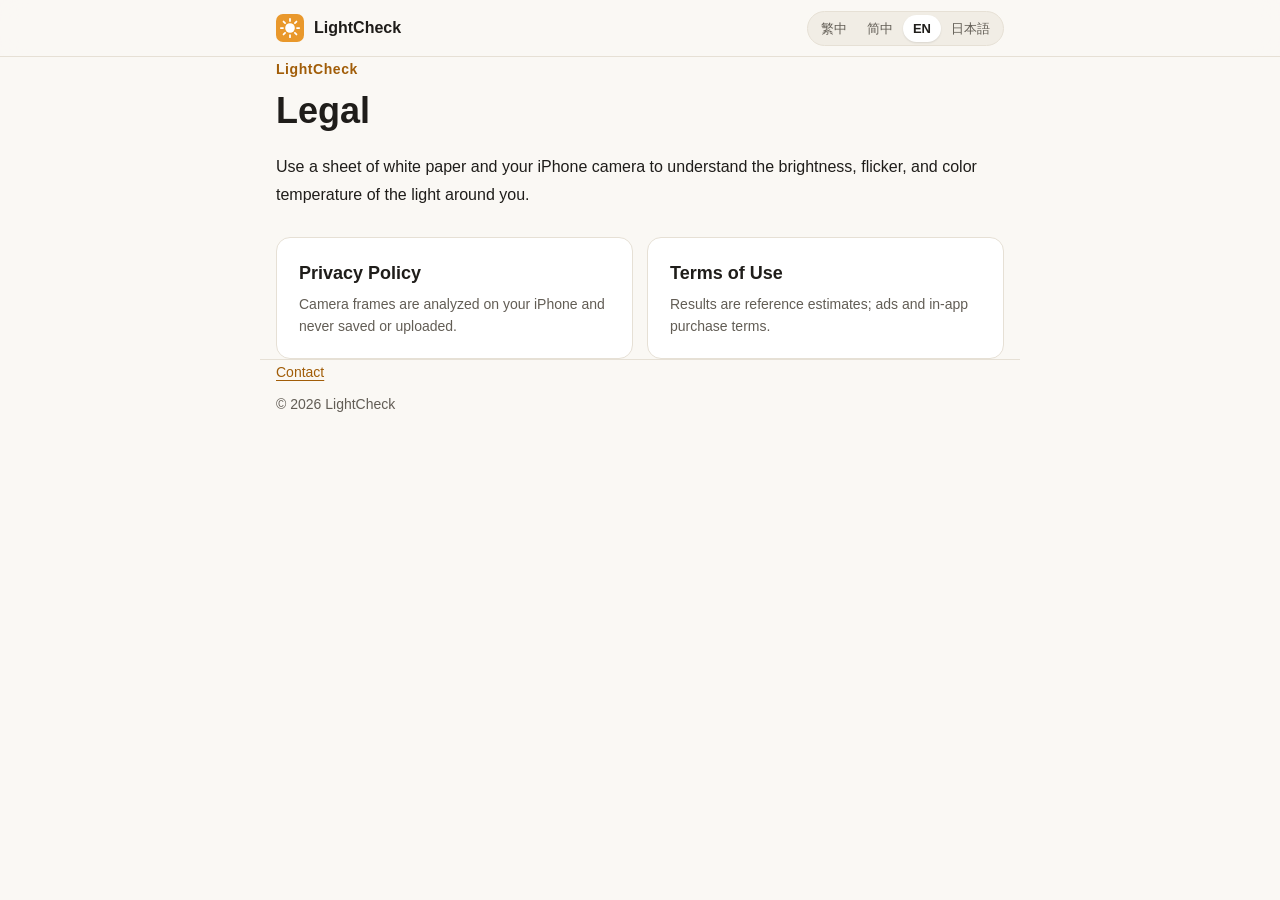
<file: index.html>
<!doctype html>
<html lang="zh-Hant" data-lang="zh-Hant"
  data-title-zh-Hant="LightCheck 法律資訊"
  data-title-zh-Hans="LightCheck 法律信息"
  data-title-en="LightCheck Legal"
  data-title-ja="LightCheck 規約・ポリシー">
<head>
<meta charset="utf-8">
<meta name="viewport" content="width=device-width, initial-scale=1">
<title>LightCheck 法律資訊</title>
<meta name="description" content="LightCheck privacy policy and terms of use.">
<link rel="stylesheet" href="assets/style.css">
<link rel="icon" href="assets/icon.svg" type="image/svg+xml">
<script src="assets/site.js" defer></script>
</head>
<body>

<header class="topbar">
  <div class="wrap">
    <a class="brand" href="./" data-page="./">
      <svg viewBox="0 0 32 32" aria-hidden="true"><rect width="32" height="32" rx="8" fill="#e9982b"/><circle cx="16" cy="16" r="5.5" fill="#fff"/><g stroke="#fff" stroke-width="2" stroke-linecap="round"><path d="M16 5.5v2.5M16 24v2.5M5.5 16H8M24 16h2.5M8.6 8.6l1.8 1.8M21.6 21.6l1.8 1.8M8.6 23.4l1.8-1.8M21.6 10.4l1.8-1.8"/></g></svg>
      <span class="name">LightCheck</span>
    </a>
    <div class="langs" role="group" aria-label="Language">
      <button type="button" data-set="zh-Hant" lang="zh-Hant" aria-pressed="true">繁中</button>
      <button type="button" data-set="zh-Hans" lang="zh-Hans" aria-pressed="false">简中</button>
      <button type="button" data-set="en" lang="en" aria-pressed="false">EN</button>
      <button type="button" data-set="ja" lang="ja" aria-pressed="false">日本語</button>
    </div>
  </div>
</header>

<main class="wrap">
  <p class="eyebrow">LightCheck</p>
  <h1>
    <span data-l="zh-Hant">法律資訊</span><span data-l="zh-Hans">法律信息</span><span data-l="en">Legal</span><span data-l="ja">規約・ポリシー</span>
  </h1>
  <p class="lead">
    <span data-l="zh-Hant">用一張白紙與手機相機，了解身邊光線的明亮程度、閃爍與色溫。</span>
    <span data-l="zh-Hans">用一张白纸和手机相机，了解身边光线的明亮程度、闪烁与色温。</span>
    <span data-l="en">Use a sheet of white paper and your iPhone camera to understand the brightness, flicker, and color temperature of the light around you.</span>
    <span data-l="ja">白い紙と iPhone のカメラで、身の回りの光の明るさ・ちらつき・色温度を確認できます。</span>
  </p>

  <div class="cards">
    <a class="card" href="privacy.html" data-page="privacy.html">
      <strong><span data-l="zh-Hant">隱私權政策</span><span data-l="zh-Hans">隐私政策</span><span data-l="en">Privacy Policy</span><span data-l="ja">プライバシーポリシー</span></strong>
      <span class="desc"><span data-l="zh-Hant">相機畫面只在手機上分析，不儲存、不上傳。</span><span data-l="zh-Hans">相机画面只在手机上分析，不保存、不上传。</span><span data-l="en">Camera frames are analyzed on your iPhone and never saved or uploaded.</span><span data-l="ja">カメラの映像は iPhone 上で解析され、保存・送信されません。</span></span>
    </a>
    <a class="card" href="terms.html" data-page="terms.html">
      <strong><span data-l="zh-Hant">使用條款</span><span data-l="zh-Hans">使用条款</span><span data-l="en">Terms of Use</span><span data-l="ja">利用規約</span></strong>
      <span class="desc"><span data-l="zh-Hant">量測結果為參考值，以及廣告與內購說明。</span><span data-l="zh-Hans">测量结果为参考值，以及广告与内购说明。</span><span data-l="en">Results are reference estimates; ads and in-app purchase terms.</span><span data-l="ja">測定結果は参考値です。広告と App 内課金について。</span></span>
    </a>
  </div>
</main>

<footer class="wrap">
  <nav>
    <a href="mailto:mikesanlai@gmail.com"><span data-l="zh-Hant">聯絡我們</span><span data-l="zh-Hans">联系我们</span><span data-l="en">Contact</span><span data-l="ja">お問い合わせ</span></a>
  </nav>
  <p>© 2026 LightCheck</p>
</footer>

</body>
</html>
</file>
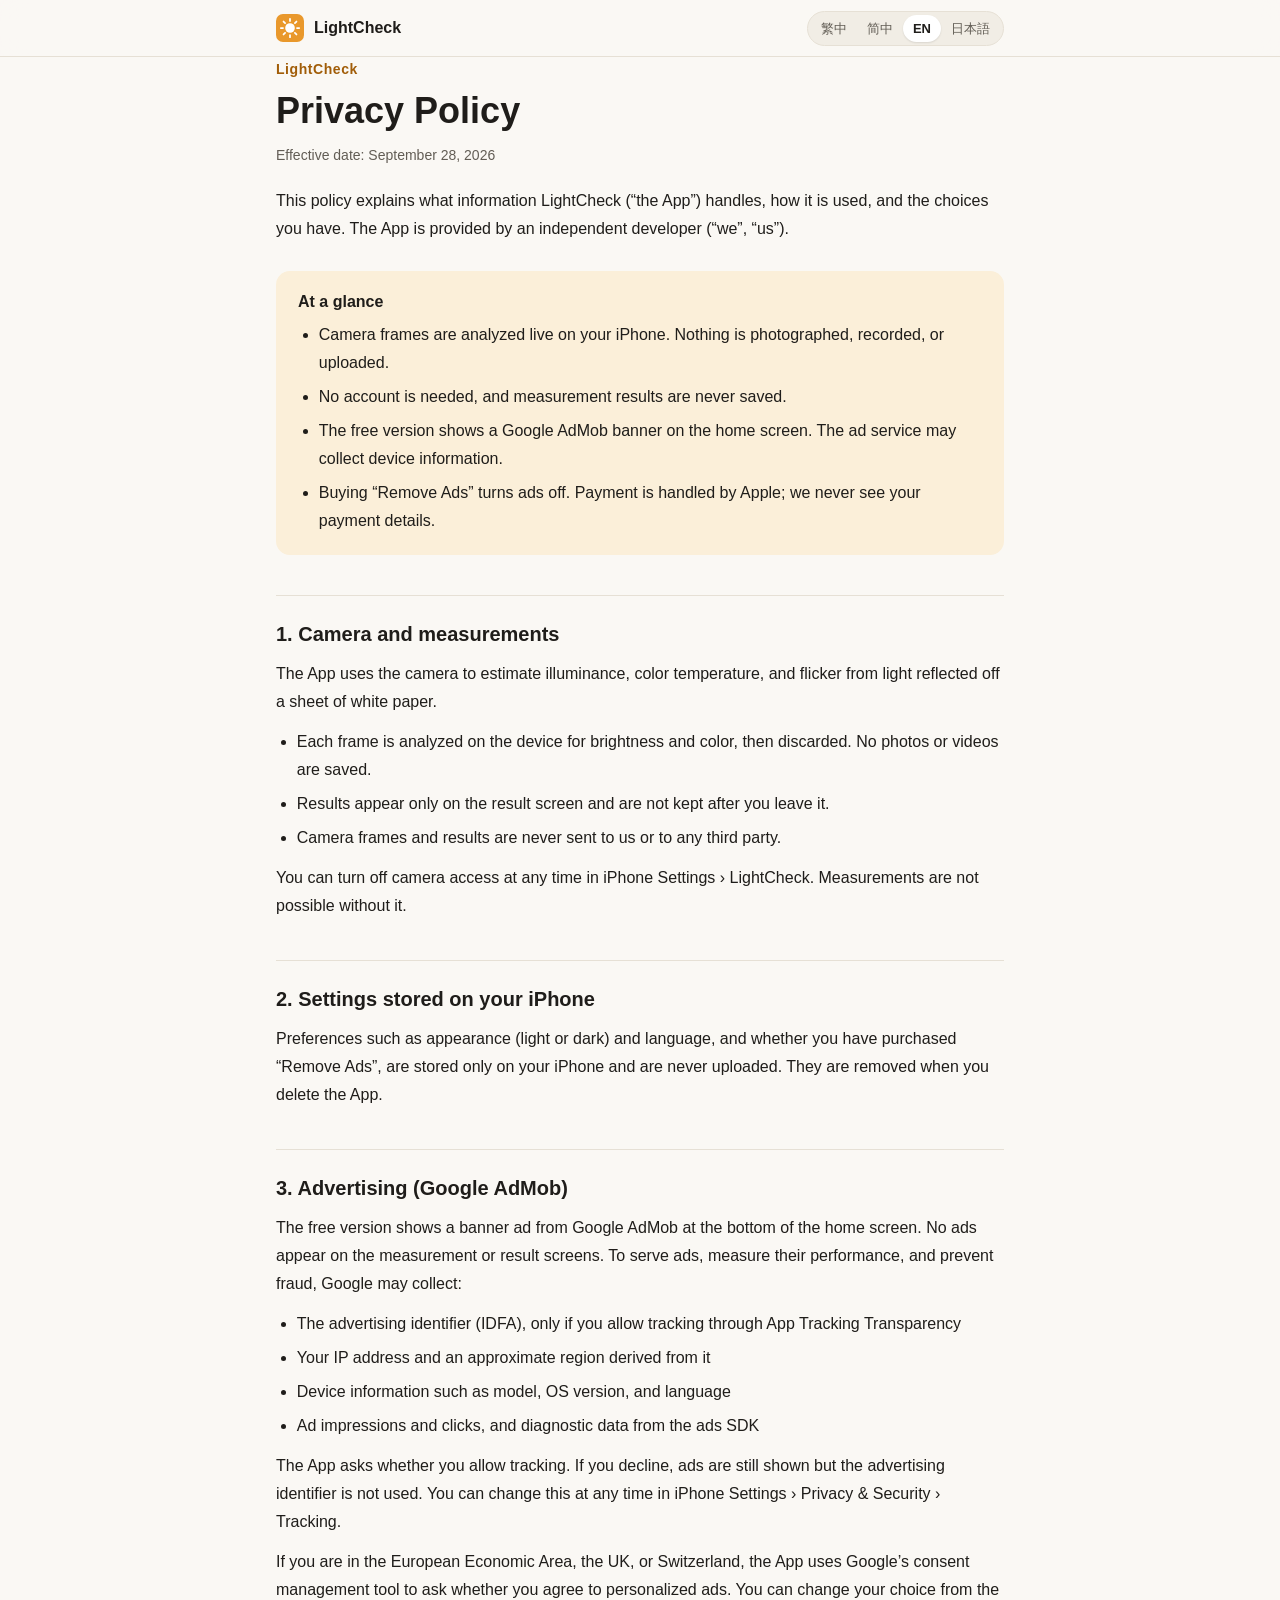
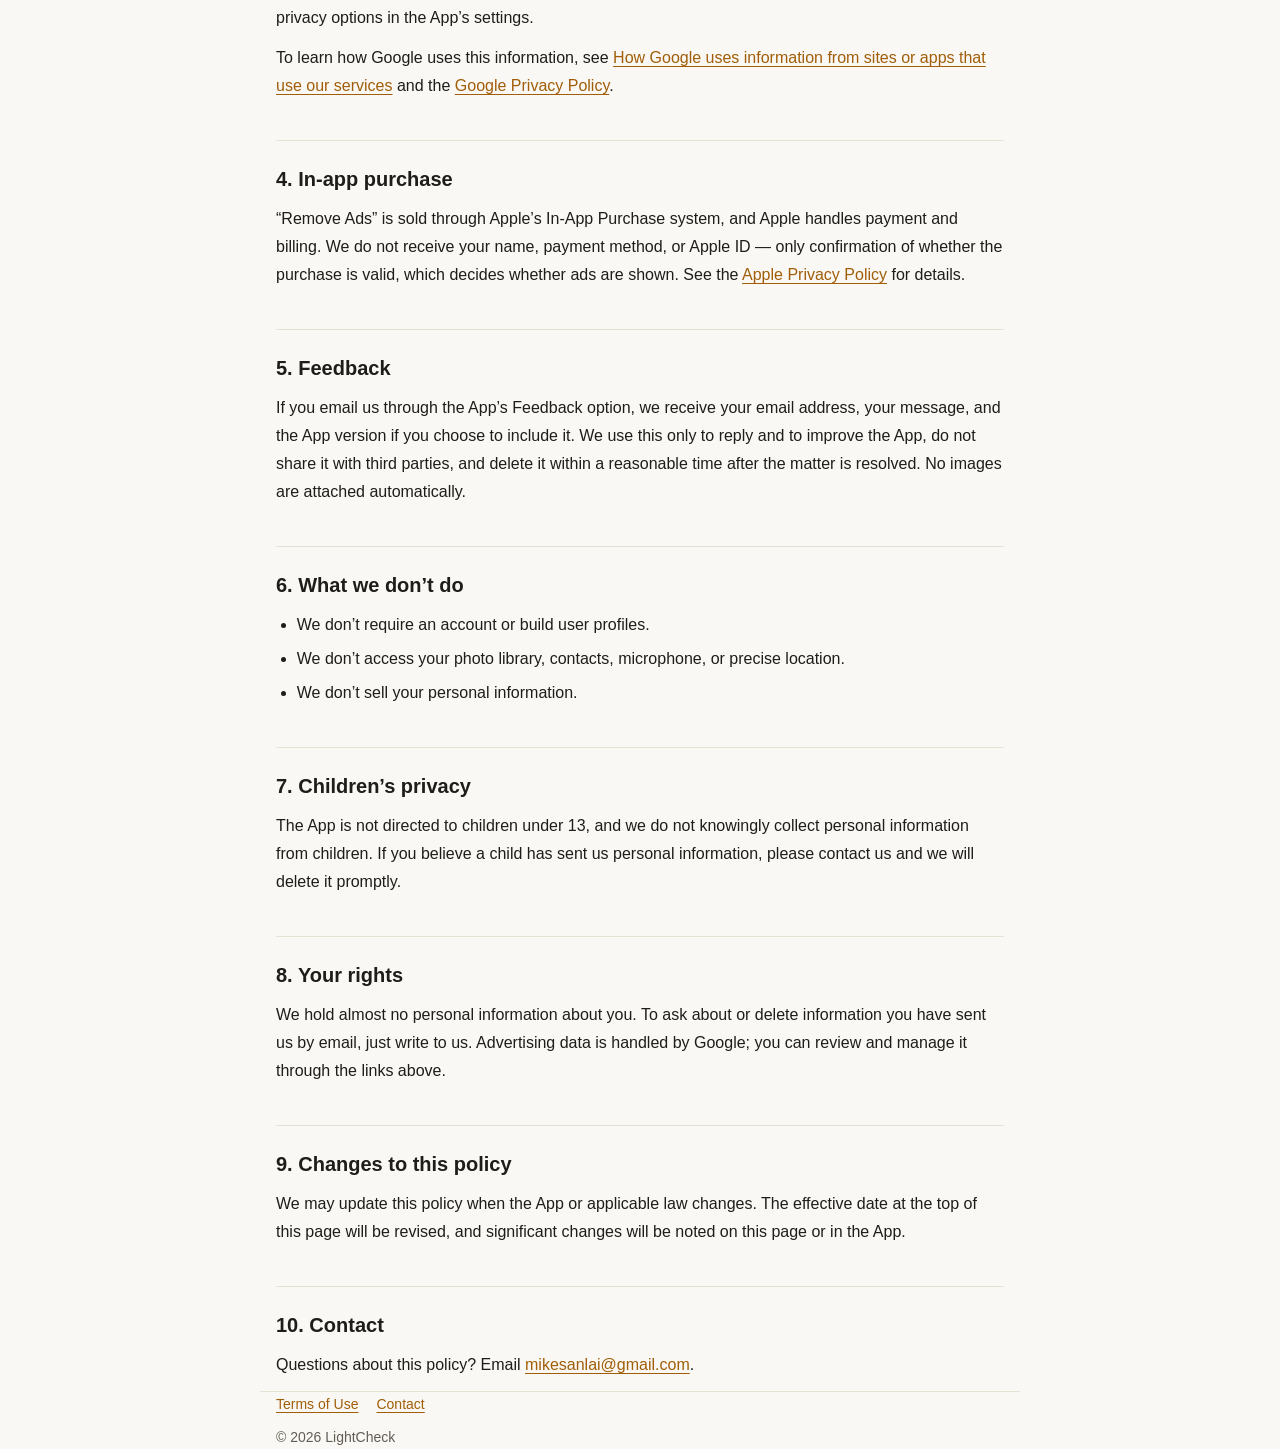
<file: privacy.html>
<!doctype html>
<html lang="zh-Hant" data-lang="zh-Hant"
  data-title-zh-Hant="隱私權政策 · LightCheck"
  data-title-zh-Hans="隐私政策 · LightCheck"
  data-title-en="Privacy Policy · LightCheck"
  data-title-ja="プライバシーポリシー · LightCheck">
<head>
<meta charset="utf-8">
<meta name="viewport" content="width=device-width, initial-scale=1">
<title>隱私權政策 · LightCheck</title>
<meta name="description" content="LightCheck privacy policy / 隱私權政策 / 隐私政策 / プライバシーポリシー">
<link rel="stylesheet" href="assets/style.css">
<link rel="icon" href="assets/icon.svg" type="image/svg+xml">
<script src="assets/site.js" defer></script>
</head>
<body>

<header class="topbar">
  <div class="wrap">
    <a class="brand" href="./" data-page="./">
      <svg viewBox="0 0 32 32" aria-hidden="true"><rect width="32" height="32" rx="8" fill="#e9982b"/><circle cx="16" cy="16" r="5.5" fill="#fff"/><g stroke="#fff" stroke-width="2" stroke-linecap="round"><path d="M16 5.5v2.5M16 24v2.5M5.5 16H8M24 16h2.5M8.6 8.6l1.8 1.8M21.6 21.6l1.8 1.8M8.6 23.4l1.8-1.8M21.6 10.4l1.8-1.8"/></g></svg>
      <span class="name">LightCheck</span>
    </a>
    <div class="langs" role="group" aria-label="Language">
      <button type="button" data-set="zh-Hant" lang="zh-Hant" aria-pressed="true">繁中</button>
      <button type="button" data-set="zh-Hans" lang="zh-Hans" aria-pressed="false">简中</button>
      <button type="button" data-set="en" lang="en" aria-pressed="false">EN</button>
      <button type="button" data-set="ja" lang="ja" aria-pressed="false">日本語</button>
    </div>
  </div>
</header>

<main class="wrap">

<!-- ============================ 繁體中文 ============================ -->
<article data-l="zh-Hant" lang="zh-Hant">
  <p class="eyebrow">LightCheck</p>
  <h1>隱私權政策</h1>
  <p class="meta">生效日期：2026 年 9 月 28 日</p>
  <p class="lead">本政策說明 LightCheck（以下稱「本 App」）會處理哪些資訊、如何使用，以及你可以做哪些選擇。本 App 由個人開發者提供（以下稱「我們」）。</p>

  <section class="summary">
    <h2>重點摘要</h2>
    <ul>
      <li>相機畫面只在你的手機上即時分析，不拍照、不錄影，也不會上傳。</li>
      <li>不需要帳號，不儲存量測結果或量測紀錄。</li>
      <li>免費版會在首頁底部顯示 Google AdMob 廣告，廣告服務可能收集裝置相關資訊。</li>
      <li>購買「移除廣告」後不再顯示廣告；付款由 Apple 處理，我們拿不到你的付款資料。</li>
    </ul>
  </section>

  <h2>1. 相機與量測資料</h2>
  <p>本 App 需要相機權限，才能透過白紙反射的光線估算照度、色溫與頻閃。</p>
  <ul>
    <li>相機畫面在裝置上逐格分析亮度與色彩，分析完即捨棄，不會存成照片或影片。</li>
    <li>量測結果只顯示在結果頁，離開結果頁後不會保留。</li>
    <li>相機畫面與量測結果不會傳送給我們或任何第三方。</li>
  </ul>
  <p>你可以隨時在 iPhone 的「設定」＞「LightCheck」關閉相機權限；關閉後將無法進行量測。</p>

  <h2>2. 儲存在手機上的設定</h2>
  <p>外觀（淺色／深色）、語言等偏好設定，以及是否已購買「移除廣告」的狀態，只儲存在你的手機上，不會上傳。刪除本 App 時這些資料會一併移除。</p>

  <h2>3. 廣告（Google AdMob）</h2>
  <p>免費版會在首頁底部顯示由 Google AdMob 提供的橫幅廣告。量測畫面與結果頁不顯示廣告。為了投放廣告、衡量成效與防止詐騙，Google 可能收集以下資訊：</p>
  <ul>
    <li>廣告識別碼（IDFA），只在你透過「App 追蹤透明度」允許追蹤時才會取得</li>
    <li>IP 位址，以及由 IP 推估的大致地區</li>
    <li>裝置型號、作業系統版本、語言等裝置資訊</li>
    <li>廣告的顯示與點擊紀錄，以及廣告 SDK 的診斷資料</li>
  </ul>
  <p>本 App 會先詢問你是否允許追蹤。若你不允許，仍會顯示廣告，但不會使用廣告識別碼；你也可以隨時在 iPhone 的「設定」＞「隱私權與安全性」＞「追蹤」變更選擇。</p>
  <p>若你位於歐洲經濟區、英國或瑞士，本 App 會透過 Google 的同意管理工具，詢問你是否同意個人化廣告，你可在 App 設定中的隱私選項變更選擇。</p>
  <p>Google 如何使用這些資訊，請參閱 <a href="https://policies.google.com/technologies/partner-sites?hl=zh-TW" rel="noopener">Google 如何使用合作夥伴網站或應用程式的資訊</a> 與 <a href="https://policies.google.com/privacy?hl=zh-TW" rel="noopener">Google 隱私權政策</a>。</p>

  <h2>4. App 內購買</h2>
  <p>「移除廣告」透過 Apple 的 App 內購買機制販售，付款與帳單由 Apple 處理。我們不會取得你的姓名、付款方式或 Apple ID，只會收到購買是否有效的確認，用來決定是否顯示廣告。詳情請參閱 <a href="https://www.apple.com/tw/legal/privacy/" rel="noopener">Apple 隱私權政策</a>。</p>

  <h2>5. 意見回饋</h2>
  <p>若你透過本 App 的「意見回饋」寄信給我們，我們會收到你的電子郵件地址、信件內容，以及你選擇附加的 App 版本資訊。這些資料只用於回覆與改善本 App，不會提供給第三方，並在處理完畢後的合理期間內刪除。信件不會自動附加任何影像。</p>

  <h2>6. 我們不做的事</h2>
  <ul>
    <li>不要求註冊帳號，也不建立使用者個人檔案。</li>
    <li>不存取你的照片圖庫、聯絡人、麥克風或精確位置。</li>
    <li>不販售你的個人資料。</li>
  </ul>

  <h2>7. 兒童隱私</h2>
  <p>本 App 不以 13 歲以下兒童為對象，我們也不會在知情的情況下收集兒童的個人資料。若你認為我們收到了兒童的資料，請與我們聯絡，我們會盡快刪除。</p>

  <h2>8. 你的權利</h2>
  <p>我們本身幾乎不持有你的個人資料。若你想查詢或刪除曾透過電子郵件提供給我們的資料，請來信告知。廣告相關資料由 Google 處理，你可以透過上方連結了解並管理 Google 的資料設定。</p>

  <h2>9. 政策變更</h2>
  <p>本政策可能因 App 功能或法規變動而更新。更新時會修改本頁上方的生效日期；若有重大變更，會在本頁或 App 內另行說明。</p>

  <h2>10. 聯絡我們</h2>
  <p>對本政策有任何問題，請寄信至 <a href="mailto:mikesanlai@gmail.com">mikesanlai@gmail.com</a>。</p>
</article>

<!-- ============================ 简体中文 ============================ -->
<article data-l="zh-Hans" lang="zh-Hans">
  <p class="eyebrow">LightCheck</p>
  <h1>隐私政策</h1>
  <p class="meta">生效日期：2026 年 9 月 28 日</p>
  <p class="lead">本政策说明 LightCheck（以下简称“本 App”）会处理哪些信息、如何使用，以及你可以做出哪些选择。本 App 由个人开发者提供（以下简称“我们”）。</p>

  <section class="summary">
    <h2>要点摘要</h2>
    <ul>
      <li>相机画面只在你的手机上实时分析，不拍照、不录像，也不会上传。</li>
      <li>无需账号，不保存测量结果或测量记录。</li>
      <li>免费版会在首页底部显示 Google AdMob 广告，广告服务可能收集设备相关信息。</li>
      <li>购买“移除广告”后不再显示广告；付款由 Apple 处理，我们无法获取你的付款信息。</li>
    </ul>
  </section>

  <h2>1. 相机与测量数据</h2>
  <p>本 App 需要相机权限，才能通过白纸反射的光线估算照度、色温与频闪。</p>
  <ul>
    <li>相机画面在设备上逐帧分析亮度与色彩，分析后立即丢弃，不会保存为照片或视频。</li>
    <li>测量结果只显示在结果页，离开结果页后不会保留。</li>
    <li>相机画面与测量结果不会发送给我们或任何第三方。</li>
  </ul>
  <p>你可以随时在 iPhone 的“设置”＞“LightCheck”中关闭相机权限；关闭后将无法进行测量。</p>

  <h2>2. 保存在手机上的设置</h2>
  <p>外观（浅色／深色）、语言等偏好设置，以及是否已购买“移除广告”的状态，只保存在你的手机上，不会上传。删除本 App 时这些数据会一并移除。</p>

  <h2>3. 广告（Google AdMob）</h2>
  <p>免费版会在首页底部显示由 Google AdMob 提供的横幅广告。测量画面与结果页不显示广告。为了投放广告、衡量效果与防止欺诈，Google 可能收集以下信息：</p>
  <ul>
    <li>广告标识符（IDFA），仅在你通过“App 跟踪透明度”允许跟踪时才会获取</li>
    <li>IP 地址，以及由 IP 推测的大致地区</li>
    <li>设备型号、操作系统版本、语言等设备信息</li>
    <li>广告的展示与点击记录，以及广告 SDK 的诊断数据</li>
  </ul>
  <p>本 App 会先询问你是否允许跟踪。若你不允许，仍会显示广告，但不会使用广告标识符；你也可以随时在 iPhone 的“设置”＞“隐私与安全性”＞“跟踪”中更改选择。</p>
  <p>若你位于欧洲经济区、英国或瑞士，本 App 会通过 Google 的同意管理工具，询问你是否同意个性化广告，你可在 App 设置中的隐私选项里更改选择。</p>
  <p>Google 如何使用这些信息，请参阅 <a href="https://policies.google.com/technologies/partner-sites?hl=zh-CN" rel="noopener">Google 如何使用合作伙伴网站或应用中的信息</a> 与 <a href="https://policies.google.com/privacy?hl=zh-CN" rel="noopener">Google 隐私权政策</a>。</p>

  <h2>4. App 内购买</h2>
  <p>“移除广告”通过 Apple 的 App 内购买机制销售，付款与账单由 Apple 处理。我们不会获取你的姓名、付款方式或 Apple ID，只会收到购买是否有效的确认，用于决定是否显示广告。详情请参阅 <a href="https://www.apple.com.cn/legal/privacy/" rel="noopener">Apple 隐私政策</a>。</p>

  <h2>5. 意见反馈</h2>
  <p>若你通过本 App 的“意见反馈”给我们发送邮件，我们会收到你的电子邮件地址、邮件内容，以及你选择附加的 App 版本信息。这些数据只用于回复与改进本 App，不会提供给第三方，并在处理完毕后的合理期限内删除。邮件不会自动附加任何图像。</p>

  <h2>6. 我们不做的事</h2>
  <ul>
    <li>不要求注册账号，也不建立用户个人档案。</li>
    <li>不访问你的照片图库、通讯录、麦克风或精确位置。</li>
    <li>不出售你的个人信息。</li>
  </ul>

  <h2>7. 儿童隐私</h2>
  <p>本 App 不以 13 岁以下儿童为对象，我们也不会在知情的情况下收集儿童的个人信息。若你认为我们收到了儿童的信息，请与我们联系，我们会尽快删除。</p>

  <h2>8. 你的权利</h2>
  <p>我们本身几乎不持有你的个人信息。若你想查询或删除曾通过电子邮件提供给我们的信息，请来信告知。广告相关数据由 Google 处理，你可以通过上方链接了解并管理 Google 的数据设置。</p>

  <h2>9. 政策变更</h2>
  <p>本政策可能因 App 功能或法规变化而更新。更新时会修改本页上方的生效日期；若有重大变更，会在本页或 App 内另行说明。</p>

  <h2>10. 联系我们</h2>
  <p>对本政策有任何疑问，请发送邮件至 <a href="mailto:mikesanlai@gmail.com">mikesanlai@gmail.com</a>。</p>
</article>

<!-- ============================ English ============================ -->
<article data-l="en" lang="en">
  <p class="eyebrow">LightCheck</p>
  <h1>Privacy Policy</h1>
  <p class="meta">Effective date: September 28, 2026</p>
  <p class="lead">This policy explains what information LightCheck (“the App”) handles, how it is used, and the choices you have. The App is provided by an independent developer (“we”, “us”).</p>

  <section class="summary">
    <h2>At a glance</h2>
    <ul>
      <li>Camera frames are analyzed live on your iPhone. Nothing is photographed, recorded, or uploaded.</li>
      <li>No account is needed, and measurement results are never saved.</li>
      <li>The free version shows a Google AdMob banner on the home screen. The ad service may collect device information.</li>
      <li>Buying “Remove Ads” turns ads off. Payment is handled by Apple; we never see your payment details.</li>
    </ul>
  </section>

  <h2>1. Camera and measurements</h2>
  <p>The App uses the camera to estimate illuminance, color temperature, and flicker from light reflected off a sheet of white paper.</p>
  <ul>
    <li>Each frame is analyzed on the device for brightness and color, then discarded. No photos or videos are saved.</li>
    <li>Results appear only on the result screen and are not kept after you leave it.</li>
    <li>Camera frames and results are never sent to us or to any third party.</li>
  </ul>
  <p>You can turn off camera access at any time in iPhone Settings › LightCheck. Measurements are not possible without it.</p>

  <h2>2. Settings stored on your iPhone</h2>
  <p>Preferences such as appearance (light or dark) and language, and whether you have purchased “Remove Ads”, are stored only on your iPhone and are never uploaded. They are removed when you delete the App.</p>

  <h2>3. Advertising (Google AdMob)</h2>
  <p>The free version shows a banner ad from Google AdMob at the bottom of the home screen. No ads appear on the measurement or result screens. To serve ads, measure their performance, and prevent fraud, Google may collect:</p>
  <ul>
    <li>The advertising identifier (IDFA), only if you allow tracking through App Tracking Transparency</li>
    <li>Your IP address and an approximate region derived from it</li>
    <li>Device information such as model, OS version, and language</li>
    <li>Ad impressions and clicks, and diagnostic data from the ads SDK</li>
  </ul>
  <p>The App asks whether you allow tracking. If you decline, ads are still shown but the advertising identifier is not used. You can change this at any time in iPhone Settings › Privacy &amp; Security › Tracking.</p>
  <p>If you are in the European Economic Area, the UK, or Switzerland, the App uses Google’s consent management tool to ask whether you agree to personalized ads. You can change your choice from the privacy options in the App’s settings.</p>
  <p>To learn how Google uses this information, see <a href="https://policies.google.com/technologies/partner-sites?hl=en" rel="noopener">How Google uses information from sites or apps that use our services</a> and the <a href="https://policies.google.com/privacy?hl=en" rel="noopener">Google Privacy Policy</a>.</p>

  <h2>4. In-app purchase</h2>
  <p>“Remove Ads” is sold through Apple’s In-App Purchase system, and Apple handles payment and billing. We do not receive your name, payment method, or Apple ID — only confirmation of whether the purchase is valid, which decides whether ads are shown. See the <a href="https://www.apple.com/legal/privacy/" rel="noopener">Apple Privacy Policy</a> for details.</p>

  <h2>5. Feedback</h2>
  <p>If you email us through the App’s Feedback option, we receive your email address, your message, and the App version if you choose to include it. We use this only to reply and to improve the App, do not share it with third parties, and delete it within a reasonable time after the matter is resolved. No images are attached automatically.</p>

  <h2>6. What we don’t do</h2>
  <ul>
    <li>We don’t require an account or build user profiles.</li>
    <li>We don’t access your photo library, contacts, microphone, or precise location.</li>
    <li>We don’t sell your personal information.</li>
  </ul>

  <h2>7. Children’s privacy</h2>
  <p>The App is not directed to children under 13, and we do not knowingly collect personal information from children. If you believe a child has sent us personal information, please contact us and we will delete it promptly.</p>

  <h2>8. Your rights</h2>
  <p>We hold almost no personal information about you. To ask about or delete information you have sent us by email, just write to us. Advertising data is handled by Google; you can review and manage it through the links above.</p>

  <h2>9. Changes to this policy</h2>
  <p>We may update this policy when the App or applicable law changes. The effective date at the top of this page will be revised, and significant changes will be noted on this page or in the App.</p>

  <h2>10. Contact</h2>
  <p>Questions about this policy? Email <a href="mailto:mikesanlai@gmail.com">mikesanlai@gmail.com</a>.</p>
</article>

<!-- ============================ 日本語 ============================ -->
<article data-l="ja" lang="ja">
  <p class="eyebrow">LightCheck</p>
  <h1>プライバシーポリシー</h1>
  <p class="meta">施行日：2026年9月28日</p>
  <p class="lead">本ポリシーは、LightCheck（以下「本アプリ」）が扱う情報、その利用方法、およびお客様が選択できる事項について説明するものです。本アプリは個人開発者（以下「当方」）が提供しています。</p>

  <section class="summary">
    <h2>概要</h2>
    <ul>
      <li>カメラの映像は iPhone 上でリアルタイムに解析され、撮影・録画・アップロードは行いません。</li>
      <li>アカウントは不要で、測定結果や測定履歴は保存しません。</li>
      <li>無料版ではホーム画面下部に Google AdMob の広告が表示され、広告サービスが端末情報を収集する場合があります。</li>
      <li>「広告の削除」を購入すると広告は表示されません。支払いは Apple が処理し、当方が支払い情報を受け取ることはありません。</li>
    </ul>
  </section>

  <h2>1. カメラと測定データ</h2>
  <p>本アプリは、白い紙に反射した光から照度・色温度・フリッカーを推定するためにカメラを使用します。</p>
  <ul>
    <li>カメラの映像は端末上で1フレームずつ明るさと色を解析し、解析後すぐに破棄します。写真や動画として保存することはありません。</li>
    <li>測定結果は結果画面にのみ表示され、画面を離れると保持されません。</li>
    <li>カメラの映像や測定結果が当方または第三者に送信されることはありません。</li>
  </ul>
  <p>カメラへのアクセスは、iPhone の「設定」＞「LightCheck」からいつでもオフにできます。オフにすると測定はできません。</p>

  <h2>2. iPhone に保存される設定</h2>
  <p>外観（ライト／ダーク）や言語などの設定、および「広告の削除」の購入状況は iPhone 内にのみ保存され、アップロードされることはありません。本アプリを削除すると、これらのデータも削除されます。</p>

  <h2>3. 広告（Google AdMob）</h2>
  <p>無料版では、ホーム画面下部に Google AdMob のバナー広告が表示されます。測定画面と結果画面には広告は表示されません。広告の配信、効果測定、不正防止のため、Google は次の情報を収集する場合があります。</p>
  <ul>
    <li>広告識別子（IDFA）：「App のトラッキングの透明性」でトラッキングを許可した場合のみ</li>
    <li>IP アドレス、および IP アドレスから推定されるおおよその地域</li>
    <li>機種、OS バージョン、言語などの端末情報</li>
    <li>広告の表示・クリック履歴、広告 SDK の診断データ</li>
  </ul>
  <p>本アプリは、トラッキングを許可するかどうかを事前にお尋ねします。許可しない場合も広告は表示されますが、広告識別子は使用されません。この設定は iPhone の「設定」＞「プライバシーとセキュリティ」＞「トラッキング」からいつでも変更できます。</p>
  <p>欧州経済領域、英国、スイスにお住まいの場合は、Google の同意管理ツールにより、パーソナライズ広告への同意をお尋ねします。選択はアプリの設定内のプライバシーオプションから変更できます。</p>
  <p>Google による情報の利用については、<a href="https://policies.google.com/technologies/partner-sites?hl=ja" rel="noopener">Google のサービスを使用するサイトやアプリから収集した情報の Google による使用</a>および<a href="https://policies.google.com/privacy?hl=ja" rel="noopener">Google プライバシーポリシー</a>をご覧ください。</p>

  <h2>4. App 内課金</h2>
  <p>「広告の削除」は Apple の App 内課金で販売しており、支払いと請求は Apple が処理します。当方がお客様の氏名、支払い方法、Apple ID を受け取ることはなく、広告を表示するかどうかを判断するために、購入が有効かどうかの確認のみを受け取ります。詳しくは <a href="https://www.apple.com/jp/legal/privacy/" rel="noopener">Apple のプライバシーポリシー</a>をご覧ください。</p>

  <h2>5. フィードバック</h2>
  <p>本アプリの「フィードバック」からメールをお送りいただいた場合、当方はメールアドレス、本文、およびお客様が添付を選択したアプリのバージョン情報を受け取ります。これらは返信と本アプリの改善のためにのみ使用し、第三者に提供することはなく、対応完了後の合理的な期間内に削除します。画像が自動で添付されることはありません。</p>

  <h2>6. 当方が行わないこと</h2>
  <ul>
    <li>アカウント登録を求めたり、ユーザープロフィールを作成したりしません。</li>
    <li>写真ライブラリ、連絡先、マイク、正確な位置情報にはアクセスしません。</li>
    <li>個人情報を販売しません。</li>
  </ul>

  <h2>7. 子どものプライバシー</h2>
  <p>本アプリは13歳未満の子どもを対象としておらず、子どもの個人情報を故意に収集することはありません。子どもの情報を当方が受け取ったと思われる場合はご連絡ください。速やかに削除します。</p>

  <h2>8. お客様の権利</h2>
  <p>当方はお客様の個人情報をほとんど保有していません。メールでお送りいただいた情報の確認や削除をご希望の場合は、メールでお知らせください。広告関連のデータは Google が管理しており、上記リンクから確認・管理できます。</p>

  <h2>9. 本ポリシーの変更</h2>
  <p>本ポリシーは、アプリの機能や法令の変更に伴い更新することがあります。更新時は本ページ上部の施行日を改め、重要な変更がある場合は本ページまたはアプリ内でお知らせします。</p>

  <h2>10. お問い合わせ</h2>
  <p>本ポリシーに関するお問い合わせは <a href="mailto:mikesanlai@gmail.com">mikesanlai@gmail.com</a> までお送りください。</p>
</article>

</main>

<footer class="wrap">
  <nav>
    <a href="terms.html" data-page="terms.html"><span data-l="zh-Hant">使用條款</span><span data-l="zh-Hans">使用条款</span><span data-l="en">Terms of Use</span><span data-l="ja">利用規約</span></a>
    <a href="mailto:mikesanlai@gmail.com"><span data-l="zh-Hant">聯絡我們</span><span data-l="zh-Hans">联系我们</span><span data-l="en">Contact</span><span data-l="ja">お問い合わせ</span></a>
  </nav>
  <p>© 2026 LightCheck</p>
</footer>

</body>
</html>
</file>
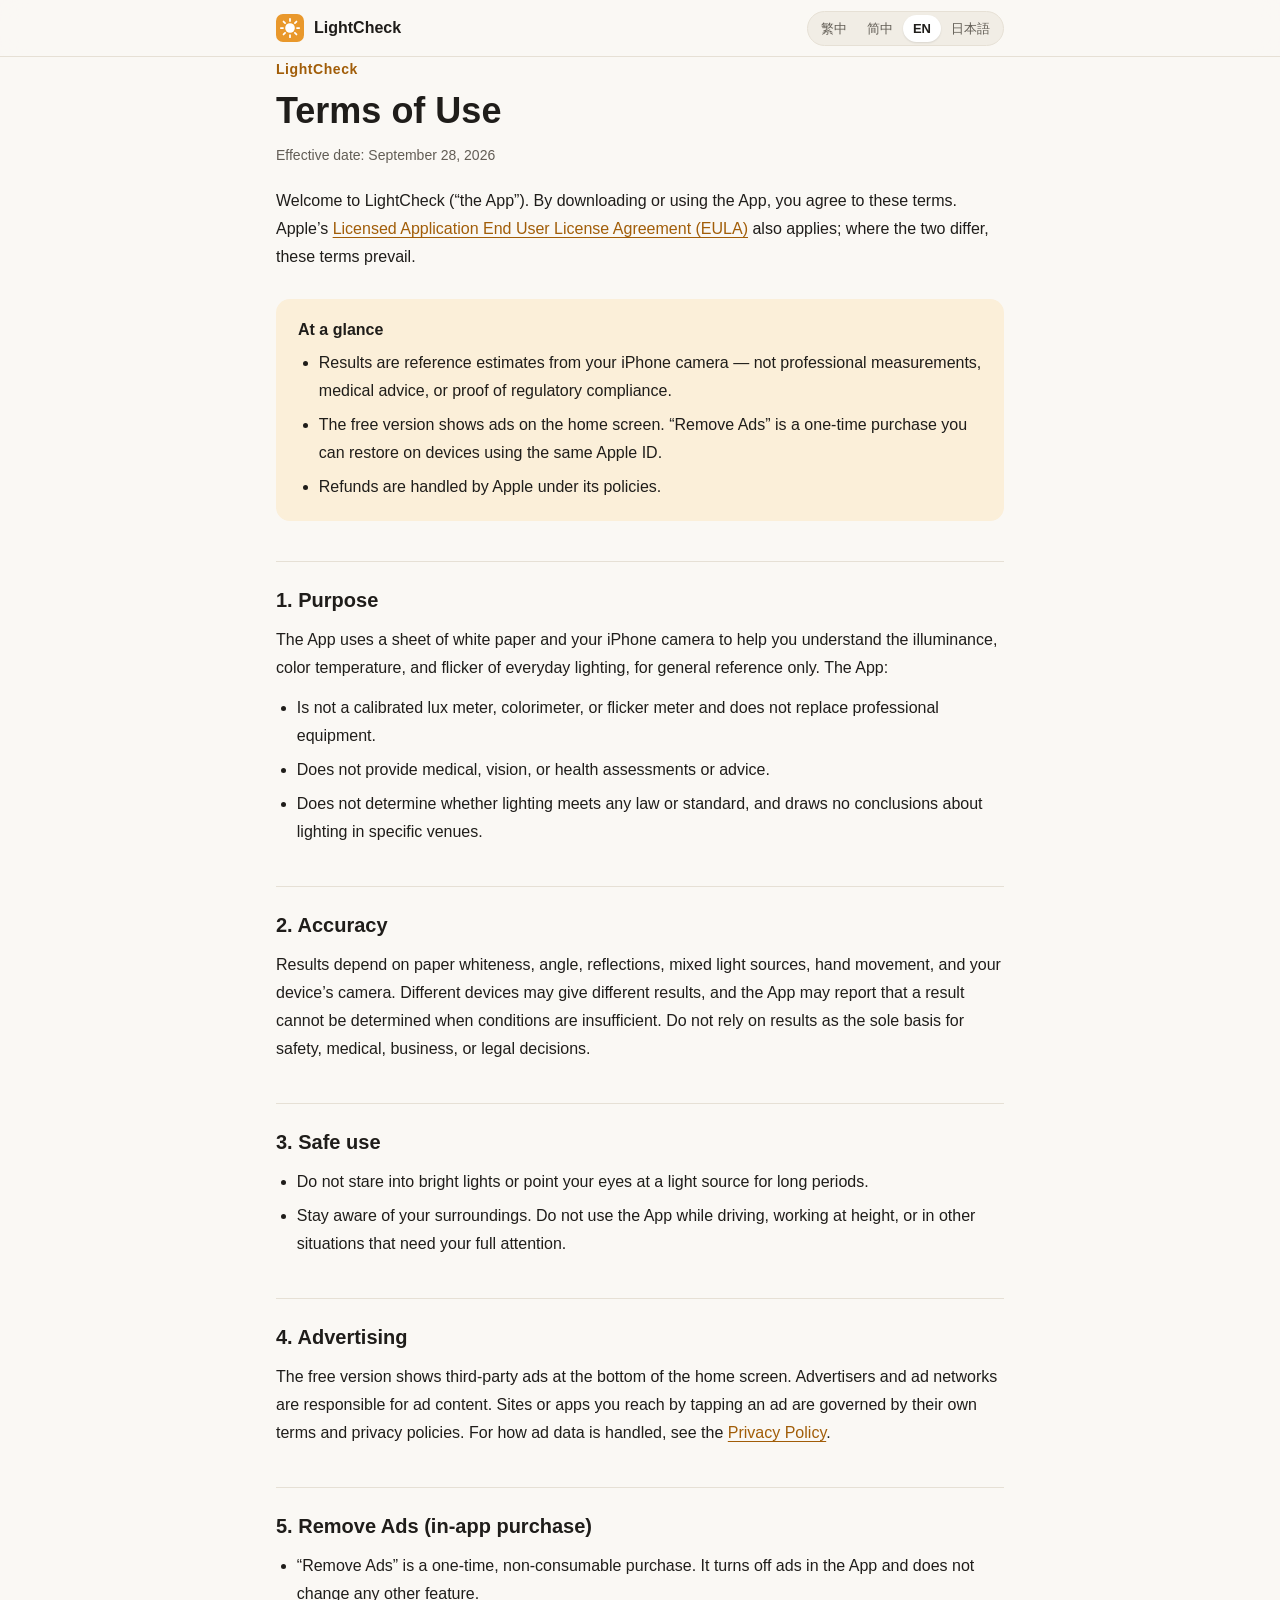
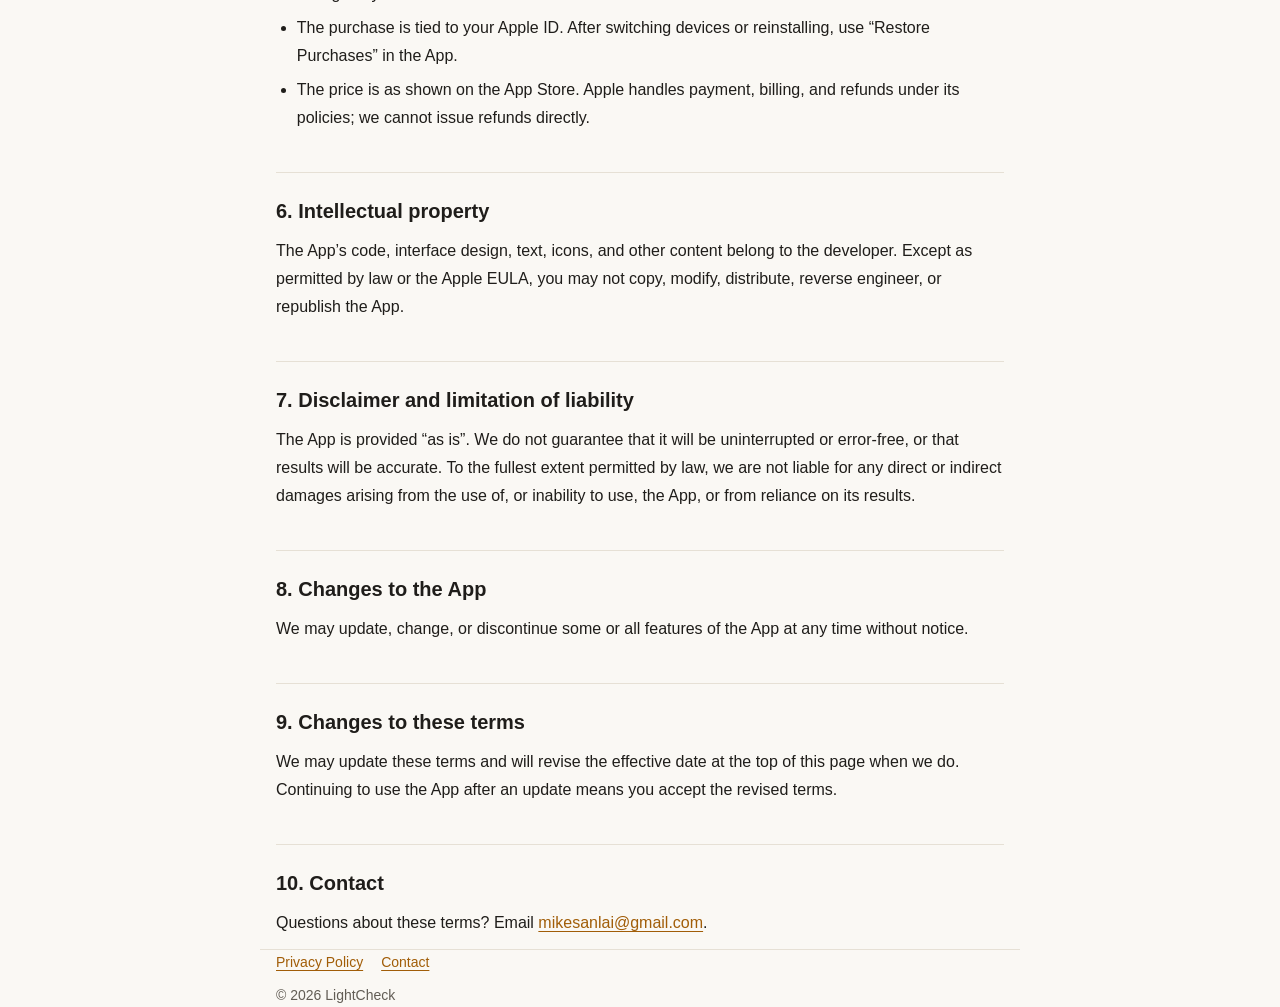
<file: terms.html>
<!doctype html>
<html lang="zh-Hant" data-lang="zh-Hant"
  data-title-zh-Hant="使用條款 · LightCheck"
  data-title-zh-Hans="使用条款 · LightCheck"
  data-title-en="Terms of Use · LightCheck"
  data-title-ja="利用規約 · LightCheck">
<head>
<meta charset="utf-8">
<meta name="viewport" content="width=device-width, initial-scale=1">
<title>使用條款 · LightCheck</title>
<meta name="description" content="LightCheck terms of use / 使用條款 / 使用条款 / 利用規約">
<link rel="stylesheet" href="assets/style.css">
<link rel="icon" href="assets/icon.svg" type="image/svg+xml">
<script src="assets/site.js" defer></script>
</head>
<body>

<header class="topbar">
  <div class="wrap">
    <a class="brand" href="./" data-page="./">
      <svg viewBox="0 0 32 32" aria-hidden="true"><rect width="32" height="32" rx="8" fill="#e9982b"/><circle cx="16" cy="16" r="5.5" fill="#fff"/><g stroke="#fff" stroke-width="2" stroke-linecap="round"><path d="M16 5.5v2.5M16 24v2.5M5.5 16H8M24 16h2.5M8.6 8.6l1.8 1.8M21.6 21.6l1.8 1.8M8.6 23.4l1.8-1.8M21.6 10.4l1.8-1.8"/></g></svg>
      <span class="name">LightCheck</span>
    </a>
    <div class="langs" role="group" aria-label="Language">
      <button type="button" data-set="zh-Hant" lang="zh-Hant" aria-pressed="true">繁中</button>
      <button type="button" data-set="zh-Hans" lang="zh-Hans" aria-pressed="false">简中</button>
      <button type="button" data-set="en" lang="en" aria-pressed="false">EN</button>
      <button type="button" data-set="ja" lang="ja" aria-pressed="false">日本語</button>
    </div>
  </div>
</header>

<main class="wrap">

<!-- ============================ 繁體中文 ============================ -->
<article data-l="zh-Hant" lang="zh-Hant">
  <p class="eyebrow">LightCheck</p>
  <h1>使用條款</h1>
  <p class="meta">生效日期：2026 年 9 月 28 日</p>
  <p class="lead">歡迎使用 LightCheck（以下稱「本 App」）。下載或使用本 App，即表示你同意本條款。本條款之外，Apple 的<a href="https://www.apple.com/legal/internet-services/itunes/dev/stdeula/" rel="noopener">標準授權應用程式最終使用者授權協議（EULA）</a>同樣適用；兩者不一致時，以本條款為準。</p>

  <section class="summary">
    <h2>重點摘要</h2>
    <ul>
      <li>量測結果是以手機相機估算的參考值，不作為專業檢測、醫療判斷或法規合規依據。</li>
      <li>免費版在首頁顯示廣告；「移除廣告」為一次性購買，可在同一 Apple ID 的裝置上還原。</li>
      <li>退款由 Apple 依其政策處理。</li>
    </ul>
  </section>

  <h2>1. 用途</h2>
  <p>本 App 以一張白紙與手機相機，幫助你了解日常環境中光線的照度、色溫與頻閃，僅供一般參考。本 App：</p>
  <ul>
    <li>不是經校正的照度計、色彩計或頻閃量測儀器，無法取代專業設備。</li>
    <li>不提供醫療、視力或健康方面的判斷或建議。</li>
    <li>不判定照明是否符合任何法規或標準，也不對特定場所的照明作出結論。</li>
  </ul>

  <h2>2. 量測準確度</h2>
  <p>結果會受紙張白度、拍攝角度、反光、多種光源混合、手機晃動與裝置相機能力等因素影響；不同裝置量得的結果可能不同。當條件不足時，本 App 可能顯示「無法判定」。請勿將結果作為安全、醫療、商業或法律決定的唯一依據。</p>

  <h2>3. 安全使用</h2>
  <ul>
    <li>請勿直視強光或長時間將眼睛對著燈源。</li>
    <li>量測時請留意周遭環境，不要在駕駛、高處作業或其他需要專注的情況下使用。</li>
  </ul>

  <h2>4. 廣告</h2>
  <p>免費版會在首頁底部顯示第三方廣告。廣告內容由廣告主與廣告服務商負責；點擊廣告後前往的網站或 App，適用其各自的條款與隱私政策。廣告相關的資料處理，請參閱<a href="privacy.html" data-page="privacy.html">隱私權政策</a>。</p>

  <h2>5. 移除廣告（App 內購買）</h2>
  <ul>
    <li>「移除廣告」為一次性購買的非消耗型項目，購買後本 App 不再顯示廣告，不影響其他功能。</li>
    <li>購買綁定你的 Apple ID。更換裝置或重新安裝後，可在 App 內使用「還原購買」恢復。</li>
    <li>價格以 App Store 顯示為準。付款、帳單與退款均由 Apple 依其政策處理，我們無法直接退款。</li>
  </ul>

  <h2>6. 智慧財產權</h2>
  <p>本 App 的程式、介面設計、文字、圖示與其他內容，其權利均屬開發者所有。除法律允許或 Apple EULA 另有規定外，你不得複製、修改、散布、反向工程或重新發布本 App。</p>

  <h2>7. 免責聲明與責任限制</h2>
  <p>本 App 依「現況」提供，我們不保證其不中斷、無錯誤，或結果完全準確。在法律允許的最大範圍內，對於因使用或無法使用本 App，或依賴量測結果所產生的任何直接或間接損害，我們不負賠償責任。</p>

  <h2>8. 服務變更</h2>
  <p>我們可能隨時更新、修改或停止本 App 的部分或全部功能，恕不另行通知。</p>

  <h2>9. 條款變更</h2>
  <p>本條款可能更新，更新時會修改本頁上方的生效日期。更新後繼續使用本 App，即表示你同意修訂後的條款。</p>

  <h2>10. 聯絡我們</h2>
  <p>對本條款有任何問題，請寄信至 <a href="mailto:mikesanlai@gmail.com">mikesanlai@gmail.com</a>。</p>
</article>

<!-- ============================ 简体中文 ============================ -->
<article data-l="zh-Hans" lang="zh-Hans">
  <p class="eyebrow">LightCheck</p>
  <h1>使用条款</h1>
  <p class="meta">生效日期：2026 年 9 月 28 日</p>
  <p class="lead">欢迎使用 LightCheck（以下简称“本 App”）。下载或使用本 App，即表示你同意本条款。除本条款外，Apple 的<a href="https://www.apple.com/legal/internet-services/itunes/dev/stdeula/" rel="noopener">标准许可应用程序最终用户许可协议（EULA）</a>同样适用；两者不一致时，以本条款为准。</p>

  <section class="summary">
    <h2>要点摘要</h2>
    <ul>
      <li>测量结果是用手机相机估算的参考值，不作为专业检测、医疗判断或法规合规依据。</li>
      <li>免费版在首页显示广告；“移除广告”为一次性购买，可在同一 Apple ID 的设备上恢复。</li>
      <li>退款由 Apple 按其政策处理。</li>
    </ul>
  </section>

  <h2>1. 用途</h2>
  <p>本 App 借助一张白纸和手机相机，帮助你了解日常环境中光线的照度、色温与频闪，仅供一般参考。本 App：</p>
  <ul>
    <li>不是经过校准的照度计、色彩计或频闪测量仪器，无法替代专业设备。</li>
    <li>不提供医疗、视力或健康方面的判断或建议。</li>
    <li>不判定照明是否符合任何法规或标准，也不对特定场所的照明作出结论。</li>
  </ul>

  <h2>2. 测量准确度</h2>
  <p>结果会受纸张白度、拍摄角度、反光、多种光源混合、手机晃动与设备相机能力等因素影响；不同设备测得的结果可能不同。条件不足时，本 App 可能显示“无法判定”。请勿将结果作为安全、医疗、商业或法律决定的唯一依据。</p>

  <h2>3. 安全使用</h2>
  <ul>
    <li>请勿直视强光或长时间将眼睛对着灯源。</li>
    <li>测量时请留意周围环境，不要在驾驶、高处作业或其他需要专注的情况下使用。</li>
  </ul>

  <h2>4. 广告</h2>
  <p>免费版会在首页底部显示第三方广告。广告内容由广告主与广告服务商负责；点击广告后前往的网站或 App，适用其各自的条款与隐私政策。广告相关的数据处理，请参阅<a href="privacy.html" data-page="privacy.html">隐私政策</a>。</p>

  <h2>5. 移除广告（App 内购买）</h2>
  <ul>
    <li>“移除广告”为一次性购买的非消耗型项目，购买后本 App 不再显示广告，不影响其他功能。</li>
    <li>购买与你的 Apple ID 绑定。更换设备或重新安装后，可在 App 内使用“恢复购买”恢复。</li>
    <li>价格以 App Store 显示为准。付款、账单与退款均由 Apple 按其政策处理，我们无法直接退款。</li>
  </ul>

  <h2>6. 知识产权</h2>
  <p>本 App 的程序、界面设计、文字、图标及其他内容，其权利均归开发者所有。除法律允许或 Apple EULA 另有规定外，你不得复制、修改、分发、反向工程或重新发布本 App。</p>

  <h2>7. 免责声明与责任限制</h2>
  <p>本 App 按“现状”提供，我们不保证其不中断、无错误或结果完全准确。在法律允许的最大范围内，对于因使用或无法使用本 App，或依赖测量结果所产生的任何直接或间接损失，我们不承担赔偿责任。</p>

  <h2>8. 服务变更</h2>
  <p>我们可能随时更新、修改或停止本 App 的部分或全部功能，恕不另行通知。</p>

  <h2>9. 条款变更</h2>
  <p>本条款可能更新，更新时会修改本页上方的生效日期。更新后继续使用本 App，即表示你同意修订后的条款。</p>

  <h2>10. 联系我们</h2>
  <p>对本条款有任何疑问，请发送邮件至 <a href="mailto:mikesanlai@gmail.com">mikesanlai@gmail.com</a>。</p>
</article>

<!-- ============================ English ============================ -->
<article data-l="en" lang="en">
  <p class="eyebrow">LightCheck</p>
  <h1>Terms of Use</h1>
  <p class="meta">Effective date: September 28, 2026</p>
  <p class="lead">Welcome to LightCheck (“the App”). By downloading or using the App, you agree to these terms. Apple’s <a href="https://www.apple.com/legal/internet-services/itunes/dev/stdeula/" rel="noopener">Licensed Application End User License Agreement (EULA)</a> also applies; where the two differ, these terms prevail.</p>

  <section class="summary">
    <h2>At a glance</h2>
    <ul>
      <li>Results are reference estimates from your iPhone camera — not professional measurements, medical advice, or proof of regulatory compliance.</li>
      <li>The free version shows ads on the home screen. “Remove Ads” is a one-time purchase you can restore on devices using the same Apple ID.</li>
      <li>Refunds are handled by Apple under its policies.</li>
    </ul>
  </section>

  <h2>1. Purpose</h2>
  <p>The App uses a sheet of white paper and your iPhone camera to help you understand the illuminance, color temperature, and flicker of everyday lighting, for general reference only. The App:</p>
  <ul>
    <li>Is not a calibrated lux meter, colorimeter, or flicker meter and does not replace professional equipment.</li>
    <li>Does not provide medical, vision, or health assessments or advice.</li>
    <li>Does not determine whether lighting meets any law or standard, and draws no conclusions about lighting in specific venues.</li>
  </ul>

  <h2>2. Accuracy</h2>
  <p>Results depend on paper whiteness, angle, reflections, mixed light sources, hand movement, and your device’s camera. Different devices may give different results, and the App may report that a result cannot be determined when conditions are insufficient. Do not rely on results as the sole basis for safety, medical, business, or legal decisions.</p>

  <h2>3. Safe use</h2>
  <ul>
    <li>Do not stare into bright lights or point your eyes at a light source for long periods.</li>
    <li>Stay aware of your surroundings. Do not use the App while driving, working at height, or in other situations that need your full attention.</li>
  </ul>

  <h2>4. Advertising</h2>
  <p>The free version shows third-party ads at the bottom of the home screen. Advertisers and ad networks are responsible for ad content. Sites or apps you reach by tapping an ad are governed by their own terms and privacy policies. For how ad data is handled, see the <a href="privacy.html" data-page="privacy.html">Privacy Policy</a>.</p>

  <h2>5. Remove Ads (in-app purchase)</h2>
  <ul>
    <li>“Remove Ads” is a one-time, non-consumable purchase. It turns off ads in the App and does not change any other feature.</li>
    <li>The purchase is tied to your Apple ID. After switching devices or reinstalling, use “Restore Purchases” in the App.</li>
    <li>The price is as shown on the App Store. Apple handles payment, billing, and refunds under its policies; we cannot issue refunds directly.</li>
  </ul>

  <h2>6. Intellectual property</h2>
  <p>The App’s code, interface design, text, icons, and other content belong to the developer. Except as permitted by law or the Apple EULA, you may not copy, modify, distribute, reverse engineer, or republish the App.</p>

  <h2>7. Disclaimer and limitation of liability</h2>
  <p>The App is provided “as is”. We do not guarantee that it will be uninterrupted or error-free, or that results will be accurate. To the fullest extent permitted by law, we are not liable for any direct or indirect damages arising from the use of, or inability to use, the App, or from reliance on its results.</p>

  <h2>8. Changes to the App</h2>
  <p>We may update, change, or discontinue some or all features of the App at any time without notice.</p>

  <h2>9. Changes to these terms</h2>
  <p>We may update these terms and will revise the effective date at the top of this page when we do. Continuing to use the App after an update means you accept the revised terms.</p>

  <h2>10. Contact</h2>
  <p>Questions about these terms? Email <a href="mailto:mikesanlai@gmail.com">mikesanlai@gmail.com</a>.</p>
</article>

<!-- ============================ 日本語 ============================ -->
<article data-l="ja" lang="ja">
  <p class="eyebrow">LightCheck</p>
  <h1>利用規約</h1>
  <p class="meta">施行日：2026年9月28日</p>
  <p class="lead">LightCheck（以下「本アプリ」）をご利用いただきありがとうございます。本アプリをダウンロードまたは使用することにより、お客様は本規約に同意したものとみなされます。本規約に加えて、Apple の<a href="https://www.apple.com/legal/internet-services/itunes/dev/stdeula/" rel="noopener">使用許諾契約（Licensed Application EULA）</a>も適用されます。両者が異なる場合は本規約が優先します。</p>

  <section class="summary">
    <h2>概要</h2>
    <ul>
      <li>測定結果は iPhone のカメラによる参考値であり、専門的な測定、医療上の判断、法令適合の根拠にはなりません。</li>
      <li>無料版ではホーム画面に広告が表示されます。「広告の削除」は買い切りで、同じ Apple ID の端末で復元できます。</li>
      <li>返金は Apple がその規定に基づいて対応します。</li>
    </ul>
  </section>

  <h2>1. 目的</h2>
  <p>本アプリは、白い紙と iPhone のカメラを使い、身の回りの光の照度・色温度・フリッカーを把握するための一般的な参考情報を提供します。本アプリは：</p>
  <ul>
    <li>校正された照度計・色彩計・フリッカー測定器ではなく、専門機器の代わりにはなりません。</li>
    <li>医療、視力、健康に関する判断や助言を行うものではありません。</li>
    <li>照明が法令や規格に適合しているかを判定するものではなく、特定の場所の照明について結論を出すものでもありません。</li>
  </ul>

  <h2>2. 測定の精度</h2>
  <p>結果は、紙の白さ、撮影角度、反射、複数光源の混在、手ぶれ、端末のカメラ性能などの影響を受け、端末によって異なる場合があります。条件が不十分な場合、本アプリは「判定できません」と表示することがあります。安全、医療、商業、法律上の判断を結果のみに基づいて行わないでください。</p>

  <h2>3. 安全な使用</h2>
  <ul>
    <li>強い光を直視したり、長時間光源を見つめたりしないでください。</li>
    <li>測定中は周囲の安全に注意し、運転中や高所作業中など注意を要する状況では使用しないでください。</li>
  </ul>

  <h2>4. 広告</h2>
  <p>無料版では、ホーム画面下部に第三者の広告が表示されます。広告の内容は広告主および広告配信事業者が責任を負います。広告をタップして移動したサイトやアプリには、それぞれの規約とプライバシーポリシーが適用されます。広告に関するデータの取り扱いは<a href="privacy.html" data-page="privacy.html">プライバシーポリシー</a>をご覧ください。</p>

  <h2>5. 広告の削除（App 内課金）</h2>
  <ul>
    <li>「広告の削除」は買い切り型（非消耗型）のアイテムです。購入後は本アプリに広告が表示されなくなり、その他の機能には影響しません。</li>
    <li>購入はお客様の Apple ID に紐づきます。機種変更や再インストールの後は、アプリ内の「購入を復元」から復元できます。</li>
    <li>価格は App Store の表示に従います。支払い、請求、返金はすべて Apple がその規定に基づいて対応し、当方が直接返金することはできません。</li>
  </ul>

  <h2>6. 知的財産権</h2>
  <p>本アプリのプログラム、画面デザイン、文章、アイコンその他のコンテンツに関する権利は開発者に帰属します。法令または Apple の EULA で認められる場合を除き、本アプリの複製、改変、配布、リバースエンジニアリング、再公開を禁止します。</p>

  <h2>7. 免責事項および責任の制限</h2>
  <p>本アプリは「現状のまま」提供され、中断やエラーがないこと、結果が正確であることを保証するものではありません。法令で認められる最大限の範囲において、本アプリの使用または使用不能、あるいは測定結果への依拠により生じた直接的・間接的な損害について、当方は責任を負いません。</p>

  <h2>8. サービスの変更</h2>
  <p>当方は、予告なく本アプリの機能の全部または一部を更新、変更、または終了することがあります。</p>

  <h2>9. 本規約の変更</h2>
  <p>本規約は更新されることがあり、更新時は本ページ上部の施行日を改めます。更新後も本アプリを使用した場合、改定後の規約に同意したものとみなされます。</p>

  <h2>10. お問い合わせ</h2>
  <p>本規約に関するお問い合わせは <a href="mailto:mikesanlai@gmail.com">mikesanlai@gmail.com</a> までお送りください。</p>
</article>

</main>

<footer class="wrap">
  <nav>
    <a href="privacy.html" data-page="privacy.html"><span data-l="zh-Hant">隱私權政策</span><span data-l="zh-Hans">隐私政策</span><span data-l="en">Privacy Policy</span><span data-l="ja">プライバシーポリシー</span></a>
    <a href="mailto:mikesanlai@gmail.com"><span data-l="zh-Hant">聯絡我們</span><span data-l="zh-Hans">联系我们</span><span data-l="en">Contact</span><span data-l="ja">お問い合わせ</span></a>
  </nav>
  <p>© 2026 LightCheck</p>
</footer>

</body>
</html>
</file>
<file: assets/style.css>
:root {
  --bg: #faf8f4;
  --surface: #ffffff;
  --surface-2: #f1ede5;
  --text: #1f1d1a;
  --muted: #625d55;
  --line: #e6e0d5;
  --accent: #a15d08;
  --accent-soft: #fbefd9;
  --focus: #d38a1c;
  color-scheme: light;
}

@media (prefers-color-scheme: dark) {
  :root:not([data-theme="light"]) {
    --bg: #141311;
    --surface: #1d1b18;
    --surface-2: #26231f;
    --text: #edeae4;
    --muted: #a9a399;
    --line: #34302a;
    --accent: #f0b45a;
    --accent-soft: #2e2415;
    --focus: #f0b45a;
    color-scheme: dark;
  }
}

:root[data-theme="dark"] {
  --bg: #141311;
  --surface: #1d1b18;
  --surface-2: #26231f;
  --text: #edeae4;
  --muted: #a9a399;
  --line: #34302a;
  --accent: #f0b45a;
  --accent-soft: #2e2415;
  --focus: #f0b45a;
  color-scheme: dark;
}

* { box-sizing: border-box; }

html {
  -webkit-text-size-adjust: 100%;
  text-size-adjust: 100%;
  font-family: -apple-system, BlinkMacSystemFont, "Segoe UI", "PingFang TC",
    "Noto Sans TC", "Microsoft JhengHei", sans-serif;
}

html:lang(zh-Hans) {
  font-family: -apple-system, BlinkMacSystemFont, "Segoe UI", "PingFang SC",
    "Noto Sans SC", "Microsoft YaHei", sans-serif;
}

html:lang(ja) {
  font-family: -apple-system, BlinkMacSystemFont, "Segoe UI", "Hiragino Sans",
    "Noto Sans JP", "Yu Gothic", sans-serif;
}

body {
  margin: 0;
  background: var(--bg);
  color: var(--text);
  font-size: 16px;
  line-height: 1.75;
  overflow-wrap: anywhere;
}

/* Language blocks: only the active language is shown. Without JavaScript the
   markup default (zh-Hant) stays visible. */
[data-l] { display: none; }
html[data-lang="zh-Hant"] [data-l="zh-Hant"],
html[data-lang="zh-Hans"] [data-l="zh-Hans"],
html[data-lang="en"] [data-l="en"],
html[data-lang="ja"] [data-l="ja"] { display: revert; }

a { color: var(--accent); text-underline-offset: 3px; }
a:hover { text-decoration-thickness: 2px; }
:focus-visible { outline: 2px solid var(--focus); outline-offset: 2px; border-radius: 4px; }

.wrap {
  max-width: 760px;
  margin: 0 auto;
  padding: 0 16px;
}

/* Top bar */
.topbar {
  position: sticky;
  top: 0;
  z-index: 10;
  background: color-mix(in srgb, var(--bg) 88%, transparent);
  -webkit-backdrop-filter: saturate(180%) blur(12px);
  backdrop-filter: saturate(180%) blur(12px);
  border-bottom: 1px solid var(--line);
}

.topbar .wrap {
  display: flex;
  align-items: center;
  justify-content: space-between;
  gap: 12px;
  min-height: 56px;
}

.brand {
  display: inline-flex;
  align-items: center;
  gap: 10px;
  color: var(--text);
  text-decoration: none;
  font-weight: 650;
}

.brand svg { width: 28px; height: 28px; flex: none; }

.langs {
  display: inline-flex;
  padding: 3px;
  border-radius: 999px;
  background: var(--surface-2);
  border: 1px solid var(--line);
}

.langs button {
  appearance: none;
  border: 0;
  background: transparent;
  color: var(--muted);
  font: inherit;
  font-size: 13px;
  line-height: 1;
  padding: 7px 10px;
  border-radius: 999px;
  cursor: pointer;
  white-space: nowrap;
}

.langs button[aria-pressed="true"] {
  background: var(--surface);
  color: var(--text);
  font-weight: 600;
  box-shadow: 0 1px 2px rgb(0 0 0 / 0.1);
}

/* Document */
main { padding: 40px 0 8px; }

.eyebrow {
  margin: 0 0 6px;
  color: var(--accent);
  font-size: 14px;
  font-weight: 600;
  letter-spacing: 0.04em;
}

h1 {
  margin: 0;
  font-size: clamp(28px, 6vw, 36px);
  line-height: 1.25;
}

.meta {
  margin: 10px 0 0;
  color: var(--muted);
  font-size: 14px;
}

.lead { margin: 20px 0 0; }

.summary {
  margin: 28px 0 8px;
  padding: 20px 22px;
  background: var(--accent-soft);
  border-radius: 14px;
}

.summary h2 {
  margin: 0 0 8px;
  padding: 0;
  border: 0;
  font-size: 16px;
}

.summary ul { margin: 0; }

h2 {
  margin: 40px 0 12px;
  padding-top: 24px;
  border-top: 1px solid var(--line);
  font-size: 20px;
  line-height: 1.4;
}

h3 {
  margin: 20px 0 6px;
  font-size: 16px;
}

p, ul { margin: 0 0 12px; }
ul { padding-left: 1.3em; }
li + li { margin-top: 6px; }

.note { color: var(--muted); font-size: 14px; }

/* Index cards */
.cards {
  display: grid;
  grid-template-columns: repeat(auto-fit, minmax(240px, 1fr));
  gap: 14px;
  margin-top: 28px;
}

.card {
  display: block;
  padding: 20px 22px;
  background: var(--surface);
  border: 1px solid var(--line);
  border-radius: 14px;
  color: var(--text);
  text-decoration: none;
  transition: border-color 0.15s ease;
}

.card:hover { border-color: var(--accent); }
.card strong { display: block; font-size: 18px; margin-bottom: 4px; }
.card .desc { display: block; color: var(--muted); font-size: 14px; line-height: 1.6; }

/* Footer */
footer {
  margin-top: 40px;
  padding: 24px 0 40px;
  border-top: 1px solid var(--line);
  color: var(--muted);
  font-size: 14px;
}

footer nav {
  display: flex;
  flex-wrap: wrap;
  gap: 8px 18px;
  margin-bottom: 8px;
}

footer p { margin: 0; }

@media (max-width: 440px) {
  .brand .name { display: none; }
  .langs button { padding: 7px 8px; }
}

@media print {
  .topbar { position: static; }
  .langs { display: none; }
}
</file>
